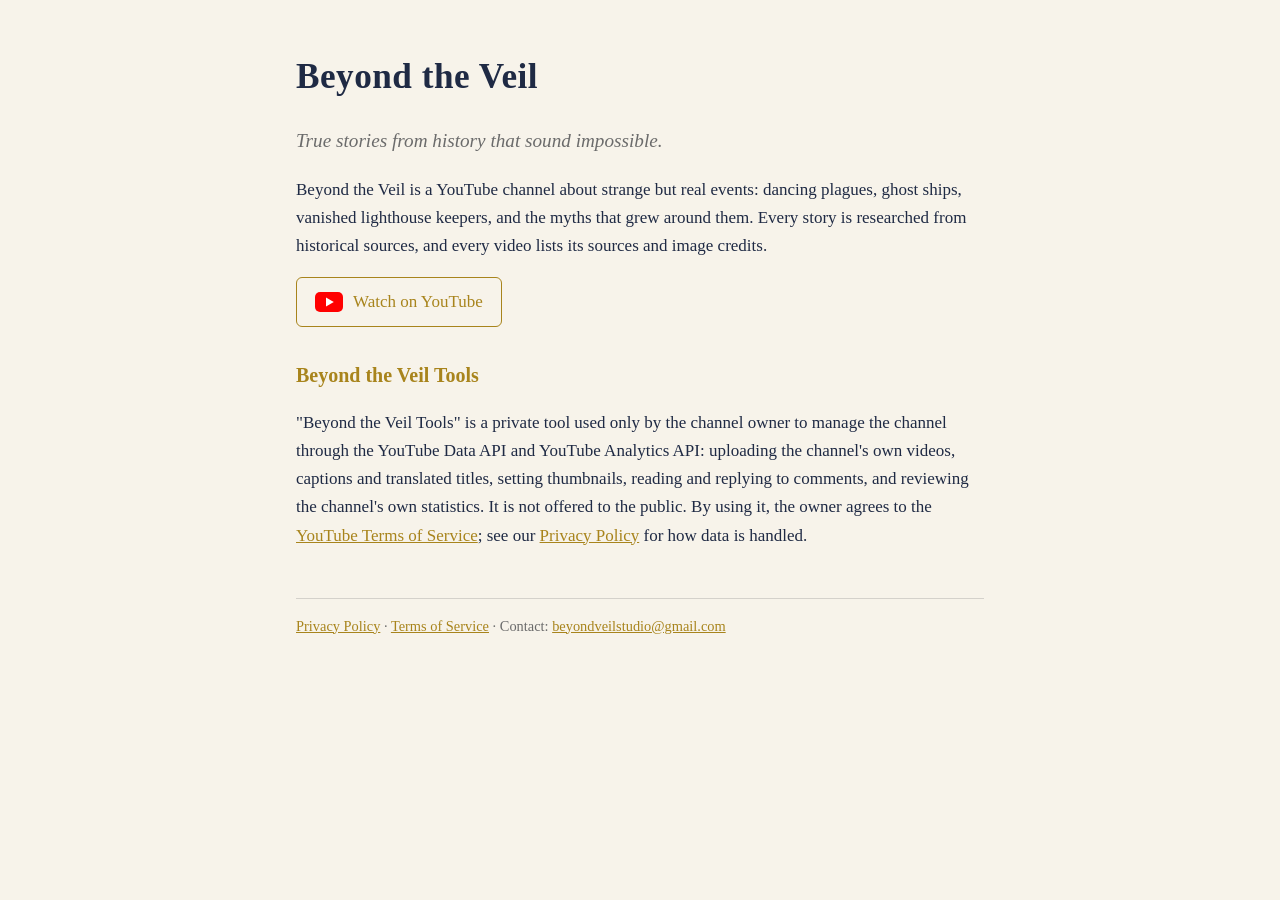
<file: index.html>
<!doctype html>
<html lang="en">
<head>
<meta charset="utf-8">
<meta name="viewport" content="width=device-width, initial-scale=1">
<title>Beyond the Veil</title>
<meta name="description" content="Beyond the Veil — true stories from history that sound impossible.">
<link rel="stylesheet" href="style.css">
</head>
<body>
<main>
  <h1>Beyond the Veil</h1>
  <p class="lead">True stories from history that sound impossible.</p>
  <p>Beyond the Veil is a YouTube channel about strange but real events: dancing plagues, ghost ships, vanished
     lighthouse keepers, and the myths that grew around them. Every story is researched from historical sources,
     and every video lists its sources and image credits.</p>
  <p><a class="btn" href="https://www.youtube.com/@beyondveilstudio"><svg class="yt" viewBox="0 0 28 20" width="28" height="20" aria-hidden="true"><rect width="28" height="20" rx="5" fill="#FF0000"/><path d="M11 5.5v9l7.8-4.5z" fill="#fff"/></svg> Watch on YouTube</a></p>

  <h2>Beyond the Veil Tools</h2>
  <p>"Beyond the Veil Tools" is a private tool used only by the channel owner to manage the channel through the
     YouTube Data API and YouTube Analytics API: uploading the channel's own videos, captions and translated titles,
     setting thumbnails, reading and replying to comments, and reviewing the channel's own statistics.
     It is not offered to the public. By using it, the owner agrees to the
     <a href="https://www.youtube.com/t/terms">YouTube Terms of Service</a>; see our
     <a href="privacy.html">Privacy Policy</a> for how data is handled.</p>

  <footer>
    <a href="privacy.html">Privacy Policy</a> · <a href="terms.html">Terms of Service</a> ·
    Contact: <a href="mailto:beyondveilstudio@gmail.com">beyondveilstudio@gmail.com</a>
  </footer>
</main>
</body>
</html>
</file>
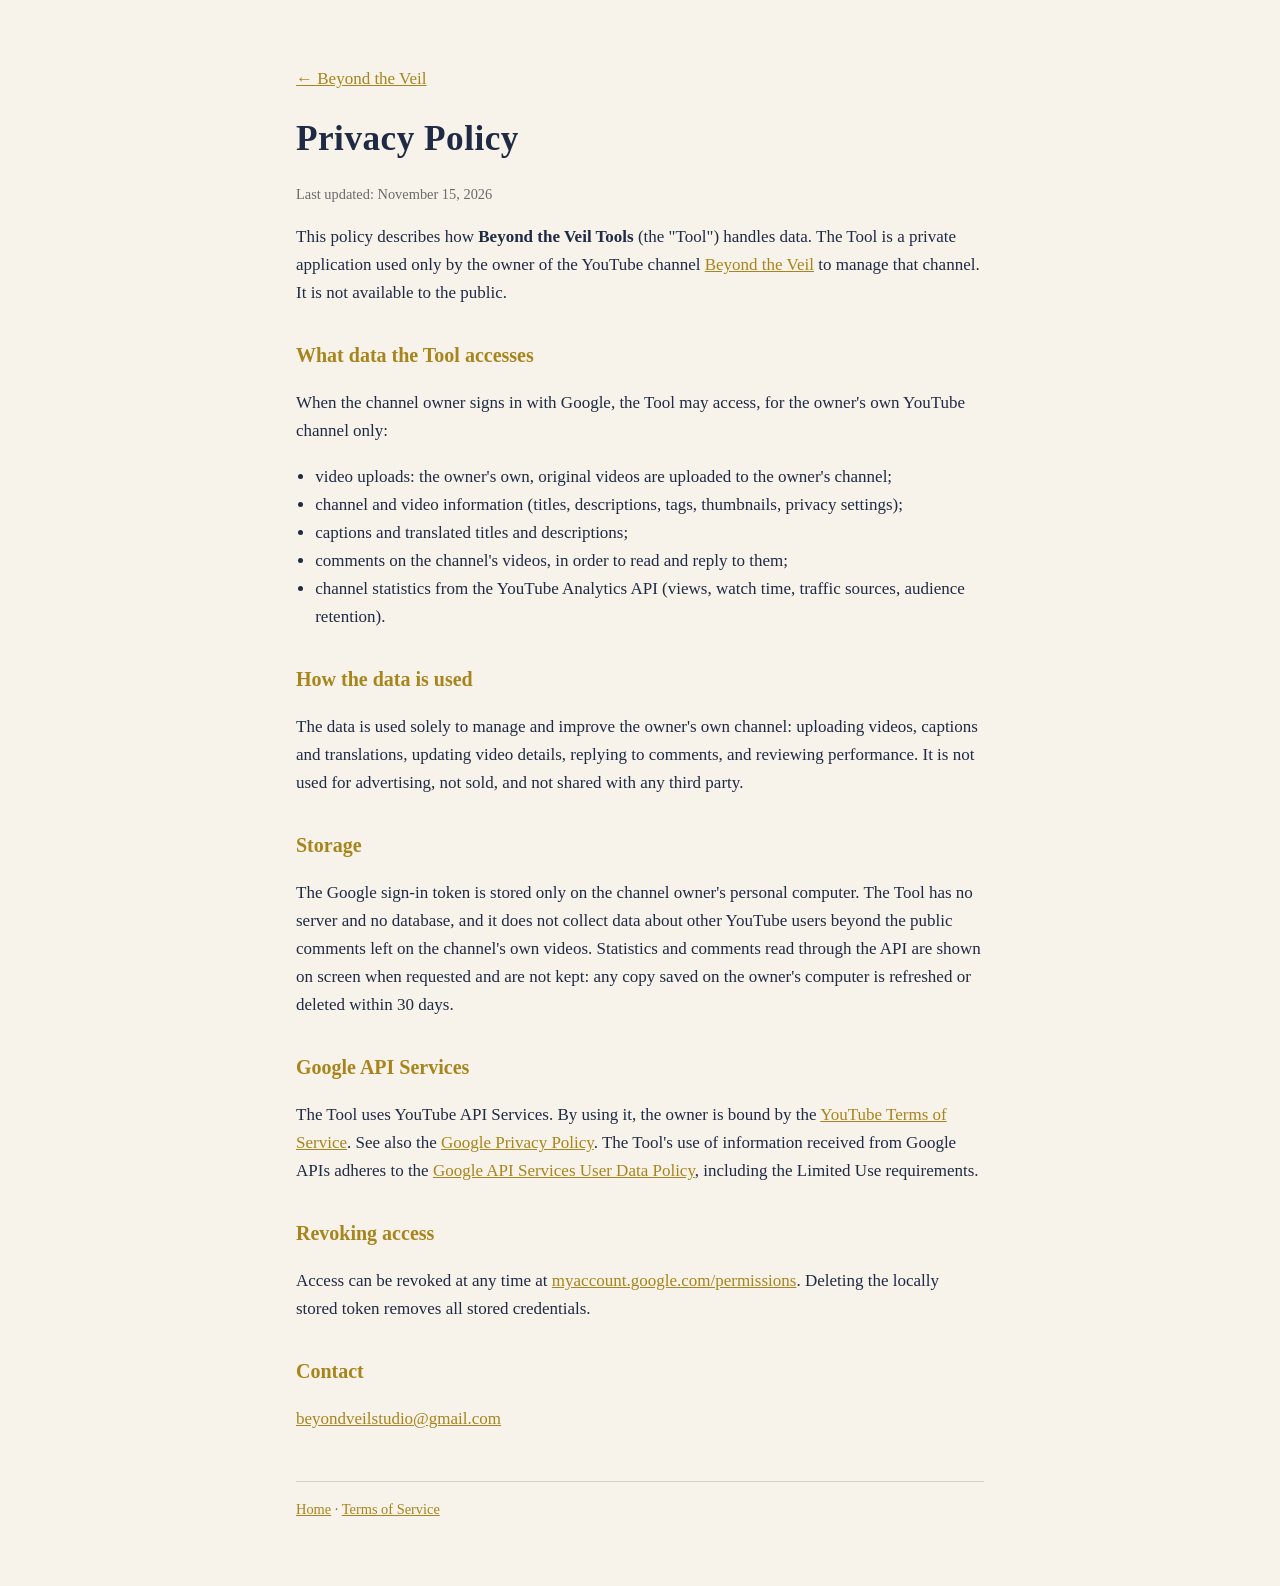
<file: privacy.html>
<!doctype html>
<html lang="en">
<head>
<meta charset="utf-8">
<meta name="viewport" content="width=device-width, initial-scale=1">
<title>Privacy Policy · Beyond the Veil</title>
<link rel="stylesheet" href="style.css">
</head>
<body>
<main>
  <p><a href="index.html">← Beyond the Veil</a></p>
  <h1>Privacy Policy</h1>
  <p class="muted">Last updated: November 15, 2026</p>

  <p>This policy describes how <strong>Beyond the Veil Tools</strong> (the "Tool") handles data. The Tool is a private
     application used only by the owner of the YouTube channel
     <a href="https://www.youtube.com/@beyondveilstudio">Beyond the Veil</a> to manage that channel.
     It is not available to the public.</p>

  <h2>What data the Tool accesses</h2>
  <p>When the channel owner signs in with Google, the Tool may access, for the owner's own YouTube channel only:</p>
  <ul>
    <li>video uploads: the owner's own, original videos are uploaded to the owner's channel;</li>
    <li>channel and video information (titles, descriptions, tags, thumbnails, privacy settings);</li>
    <li>captions and translated titles and descriptions;</li>
    <li>comments on the channel's videos, in order to read and reply to them;</li>
    <li>channel statistics from the YouTube Analytics API (views, watch time, traffic sources, audience retention).</li>
  </ul>

  <h2>How the data is used</h2>
  <p>The data is used solely to manage and improve the owner's own channel: uploading videos, captions and translations,
     updating video details, replying to comments, and reviewing performance. It is not used for advertising,
     not sold, and not shared with any third party.</p>

  <h2>Storage</h2>
  <p>The Google sign-in token is stored only on the channel owner's personal computer. The Tool has no server and
     no database, and it does not collect data about other YouTube users beyond the public comments left on the
     channel's own videos. Statistics and comments read through the API are shown on screen when requested and are
     not kept: any copy saved on the owner's computer is refreshed or deleted within 30 days.</p>

  <h2>Google API Services</h2>
  <p>The Tool uses YouTube API Services. By using it, the owner is bound by the
     <a href="https://www.youtube.com/t/terms">YouTube Terms of Service</a>. See also the
     <a href="https://policies.google.com/privacy">Google Privacy Policy</a>.
     The Tool's use of information received from Google APIs adheres to the
     <a href="https://developers.google.com/terms/api-services-user-data-policy">Google API Services User Data Policy</a>,
     including the Limited Use requirements.</p>

  <h2>Revoking access</h2>
  <p>Access can be revoked at any time at
     <a href="https://myaccount.google.com/permissions">myaccount.google.com/permissions</a>.
     Deleting the locally stored token removes all stored credentials.</p>

  <h2>Contact</h2>
  <p><a href="mailto:beyondveilstudio@gmail.com">beyondveilstudio@gmail.com</a></p>

  <footer><a href="index.html">Home</a> · <a href="terms.html">Terms of Service</a></footer>
</main>
</body>
</html>
</file>
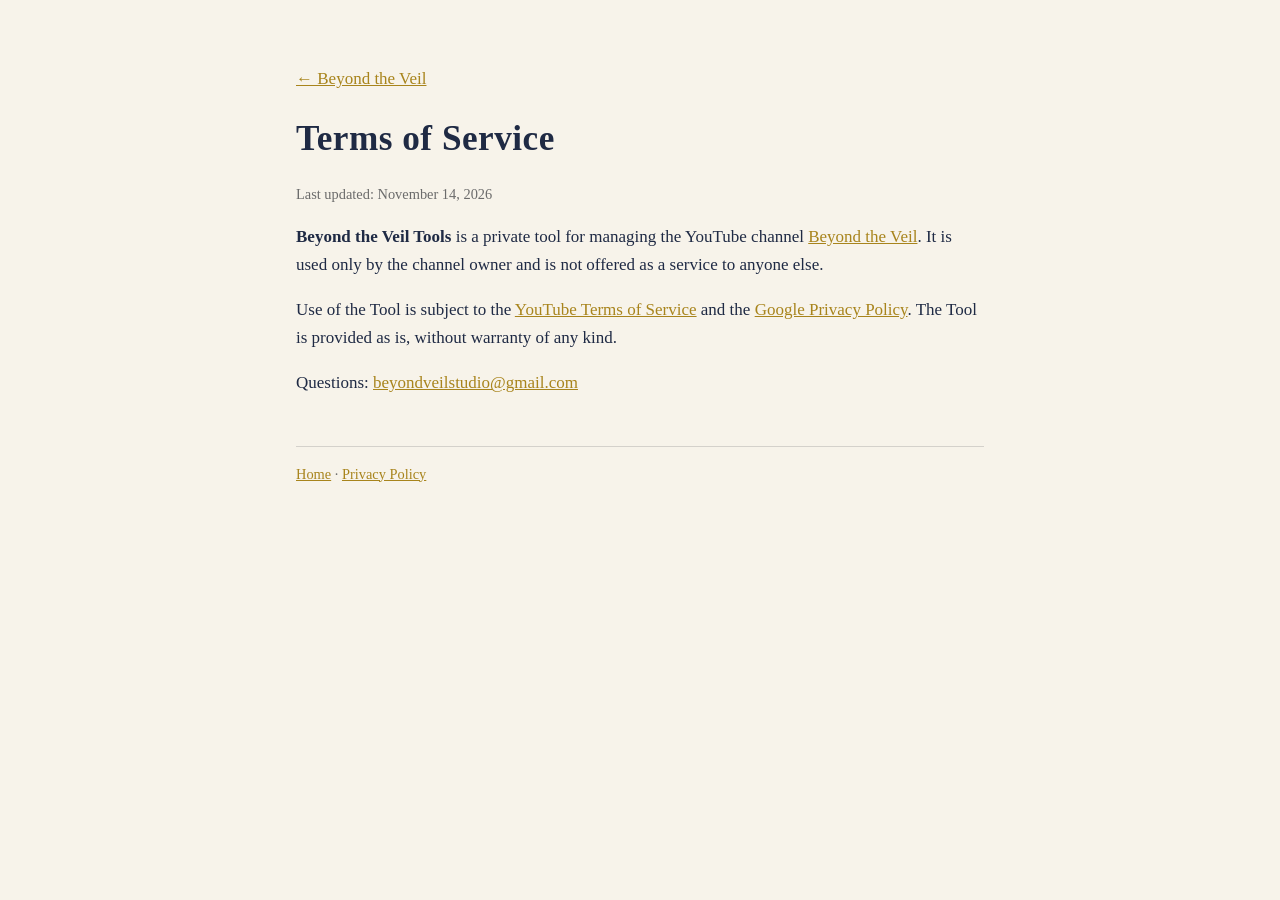
<file: terms.html>
<!doctype html>
<html lang="en">
<head>
<meta charset="utf-8">
<meta name="viewport" content="width=device-width, initial-scale=1">
<title>Terms of Service · Beyond the Veil</title>
<link rel="stylesheet" href="style.css">
</head>
<body>
<main>
  <p><a href="index.html">← Beyond the Veil</a></p>
  <h1>Terms of Service</h1>
  <p class="muted">Last updated: November 14, 2026</p>
  <p><strong>Beyond the Veil Tools</strong> is a private tool for managing the YouTube channel
     <a href="https://www.youtube.com/@beyondveilstudio">Beyond the Veil</a>. It is used only by the channel owner
     and is not offered as a service to anyone else.</p>
  <p>Use of the Tool is subject to the <a href="https://www.youtube.com/t/terms">YouTube Terms of Service</a> and the
     <a href="https://policies.google.com/privacy">Google Privacy Policy</a>. The Tool is provided as is, without
     warranty of any kind.</p>
  <p>Questions: <a href="mailto:beyondveilstudio@gmail.com">beyondveilstudio@gmail.com</a></p>
  <footer><a href="index.html">Home</a> · <a href="privacy.html">Privacy Policy</a></footer>
</main>
</body>
</html>
</file>
<file: style.css>
:root { --bg: #f7f3ea; --fg: #1f2a44; --muted: #6b6b6b; --accent: #a8841c; --card: #ffffff; }
@media (prefers-color-scheme: dark) {
  :root { --bg: #12161f; --fg: #e8e3d6; --muted: #9a9a9a; --accent: #c9a227; --card: #1b2130; }
}
* { box-sizing: border-box; }
body { margin: 0; background: var(--bg); color: var(--fg); font: 17px/1.65 Georgia, "Times New Roman", serif; }
main { max-width: 720px; margin: 0 auto; padding: 48px 16px 64px; }
h1 { font-size: 2.2rem; margin: 0 0 8px; letter-spacing: .5px; }
h2 { font-size: 1.25rem; margin-top: 2rem; color: var(--accent); }
.lead { font-size: 1.2rem; font-style: italic; color: var(--muted); }
.muted { color: var(--muted); font-size: .9rem; }
a { color: var(--accent); }
.btn { display: inline-flex; align-items: center; gap: 10px; padding: 10px 18px; border: 1px solid var(--accent); border-radius: 6px; text-decoration: none; }
footer { margin-top: 3rem; padding-top: 1rem; border-top: 1px solid rgba(128,128,128,.3); font-size: .9rem; color: var(--muted); }
ul { padding-left: 1.2rem; }
</file>
